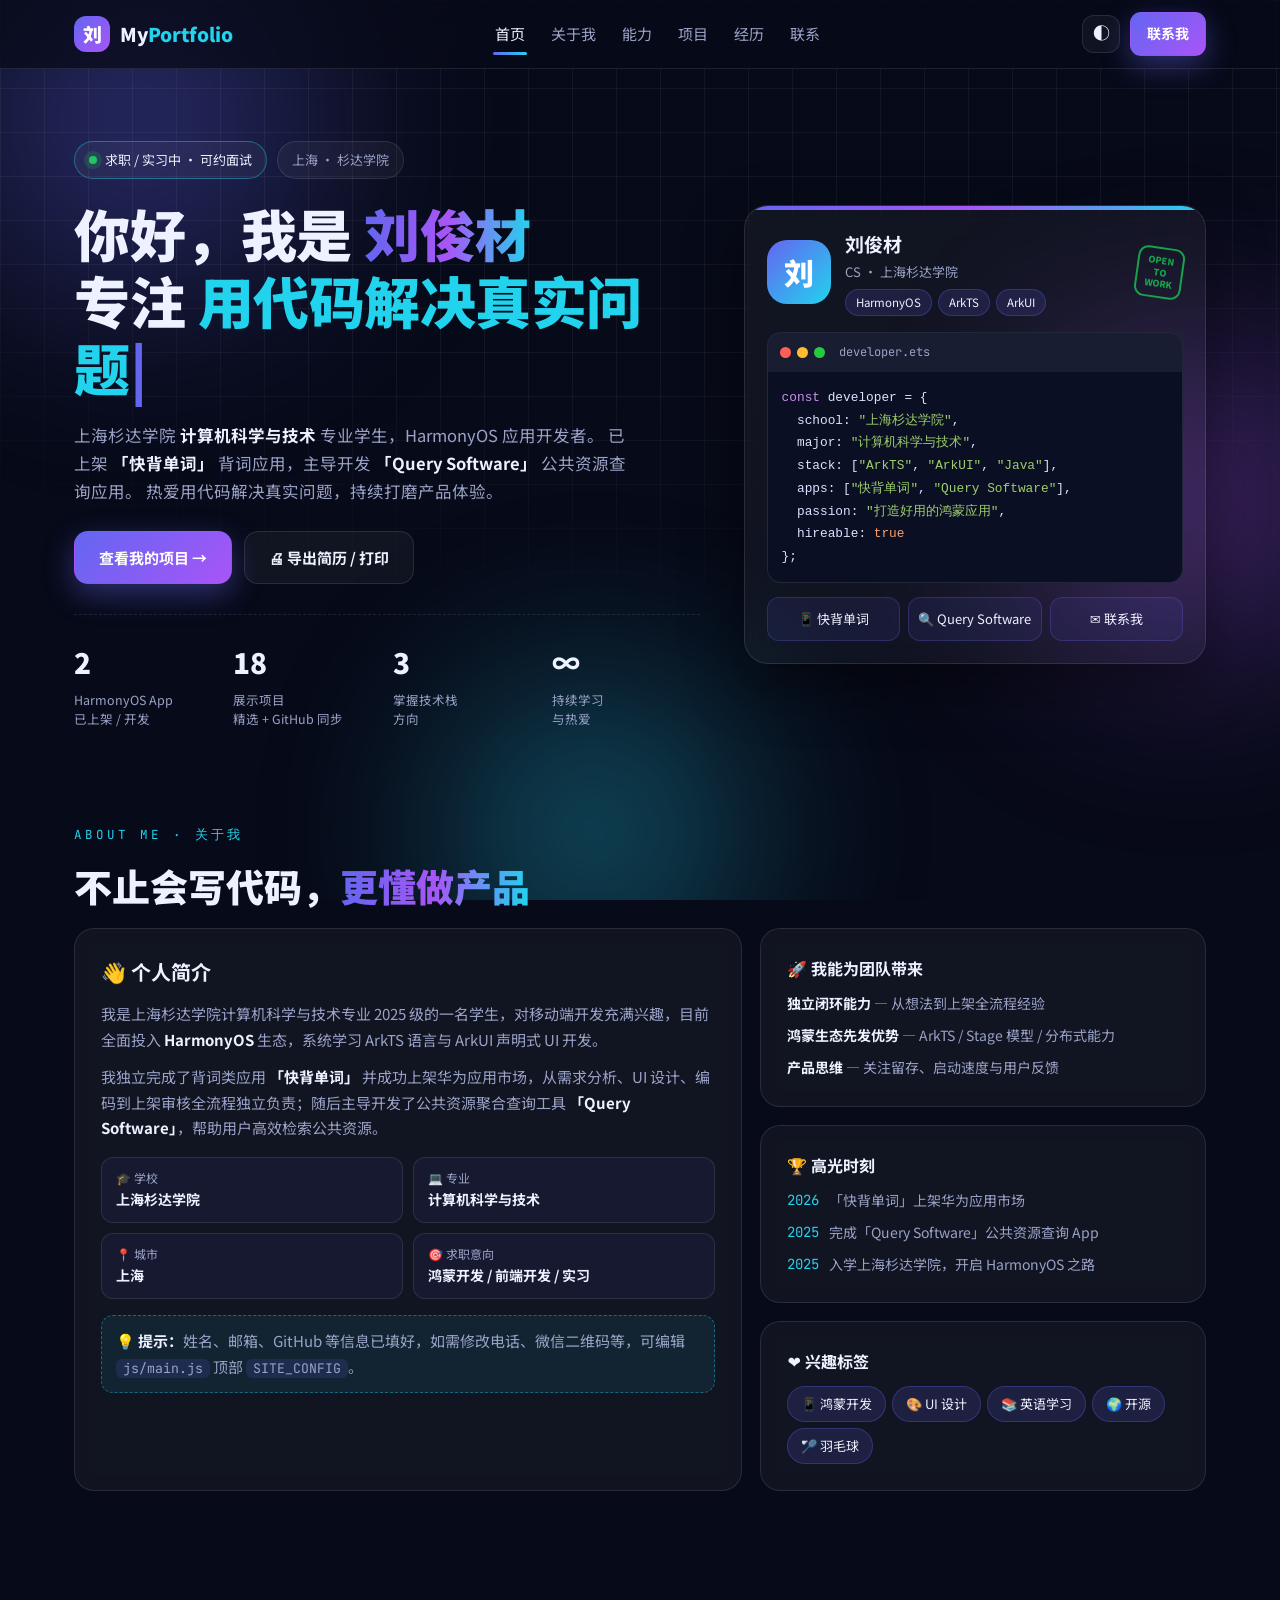
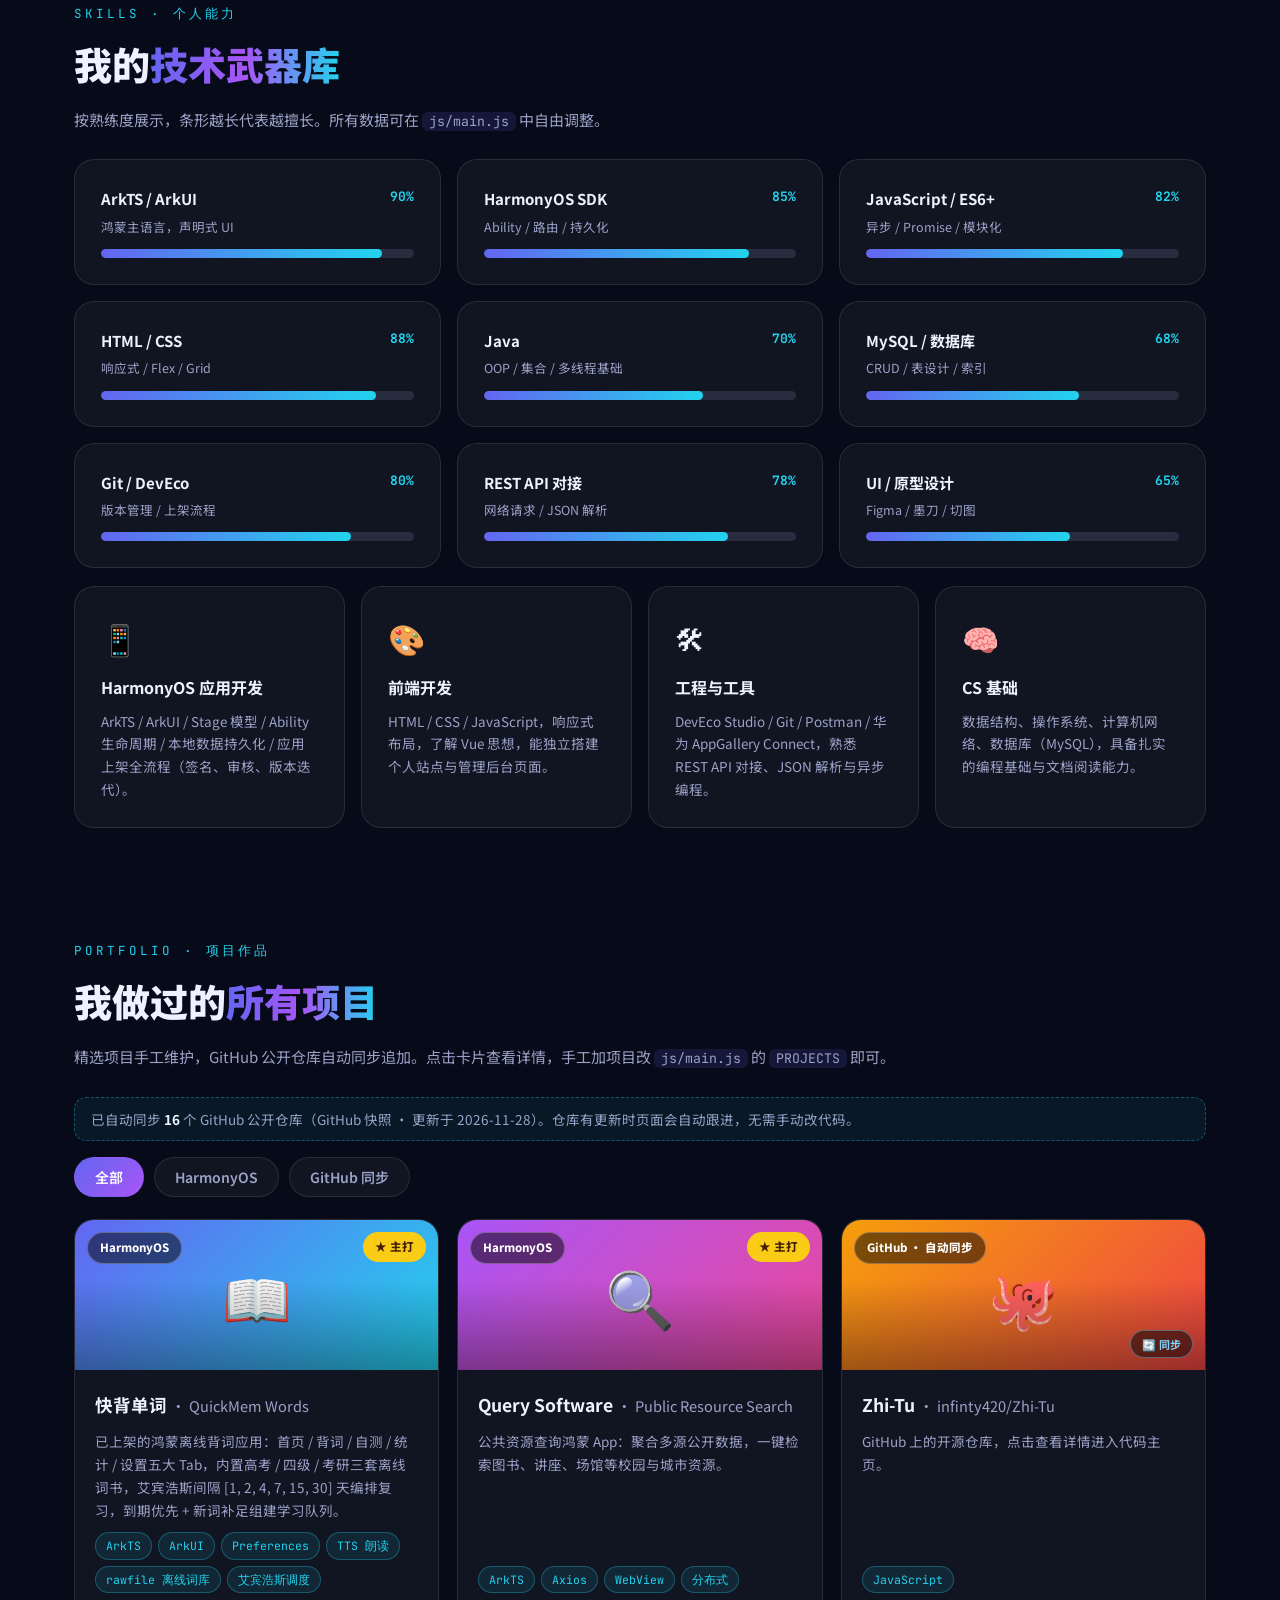
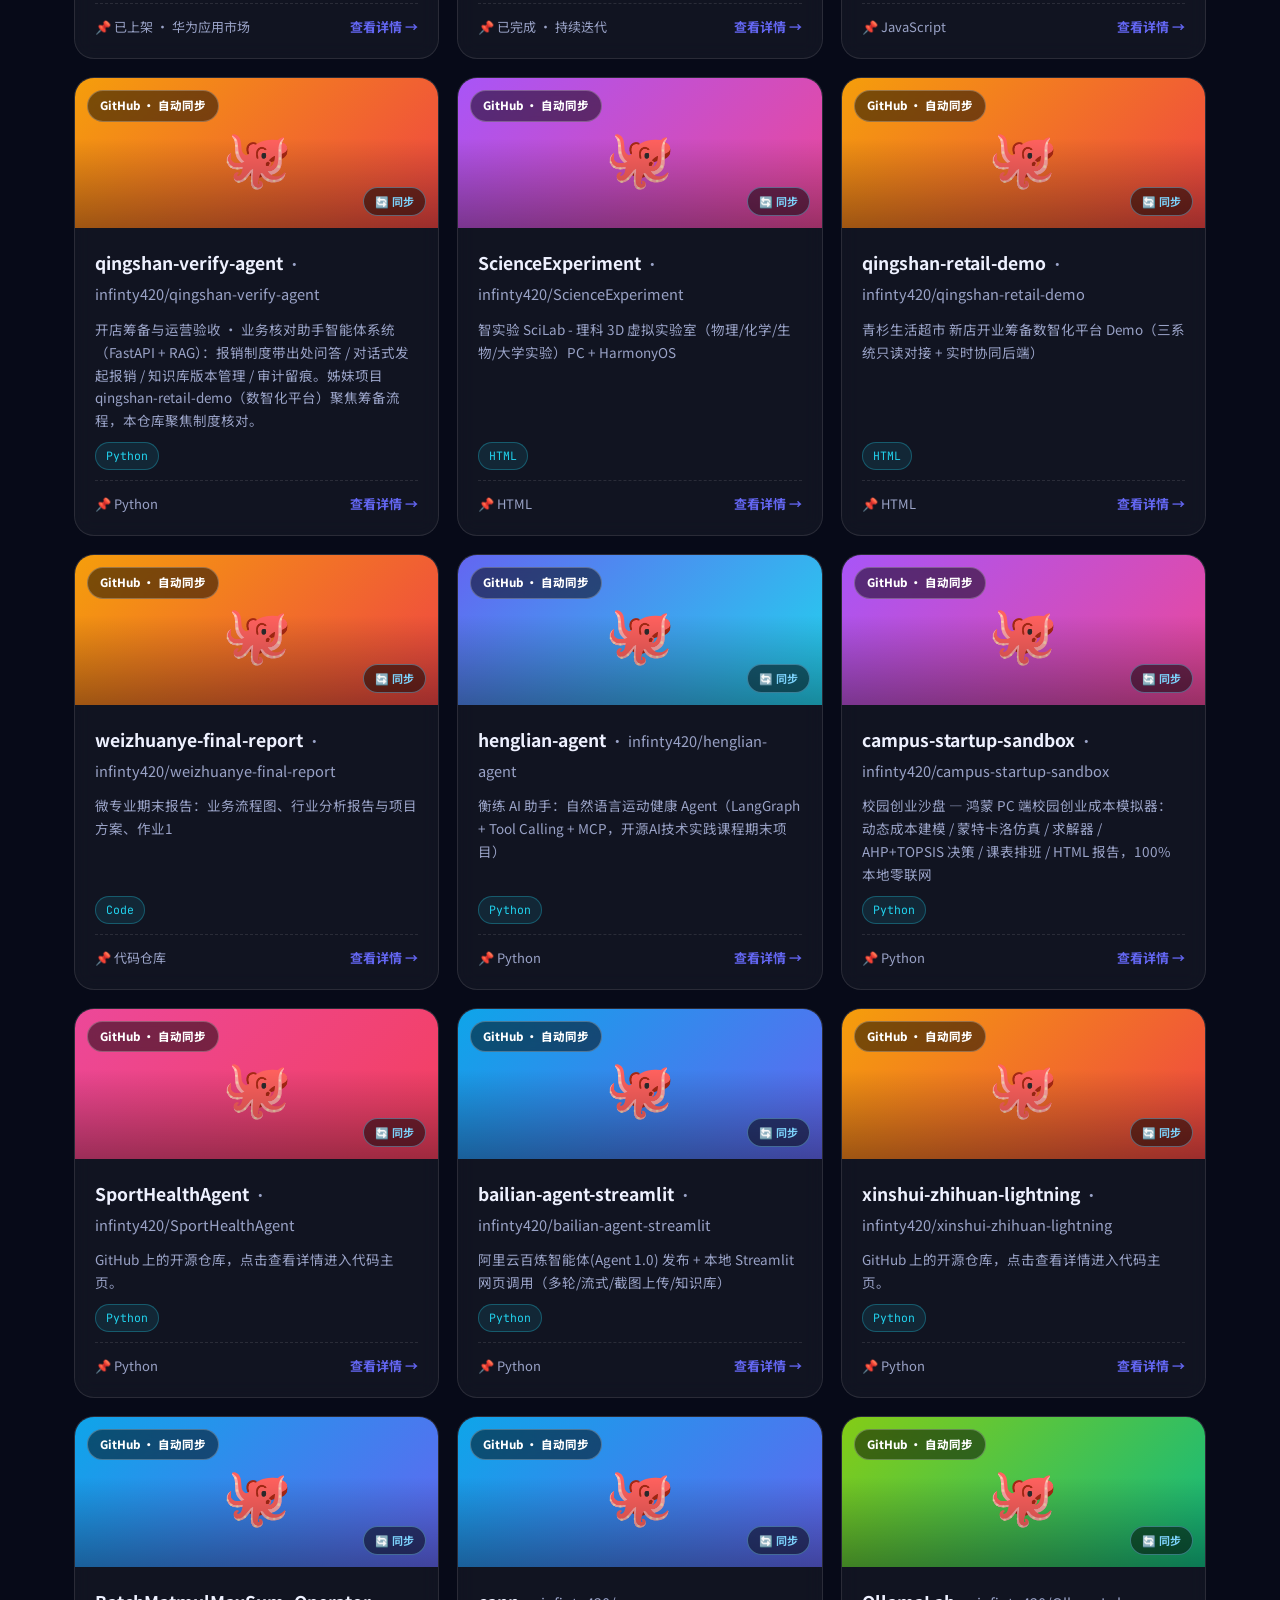
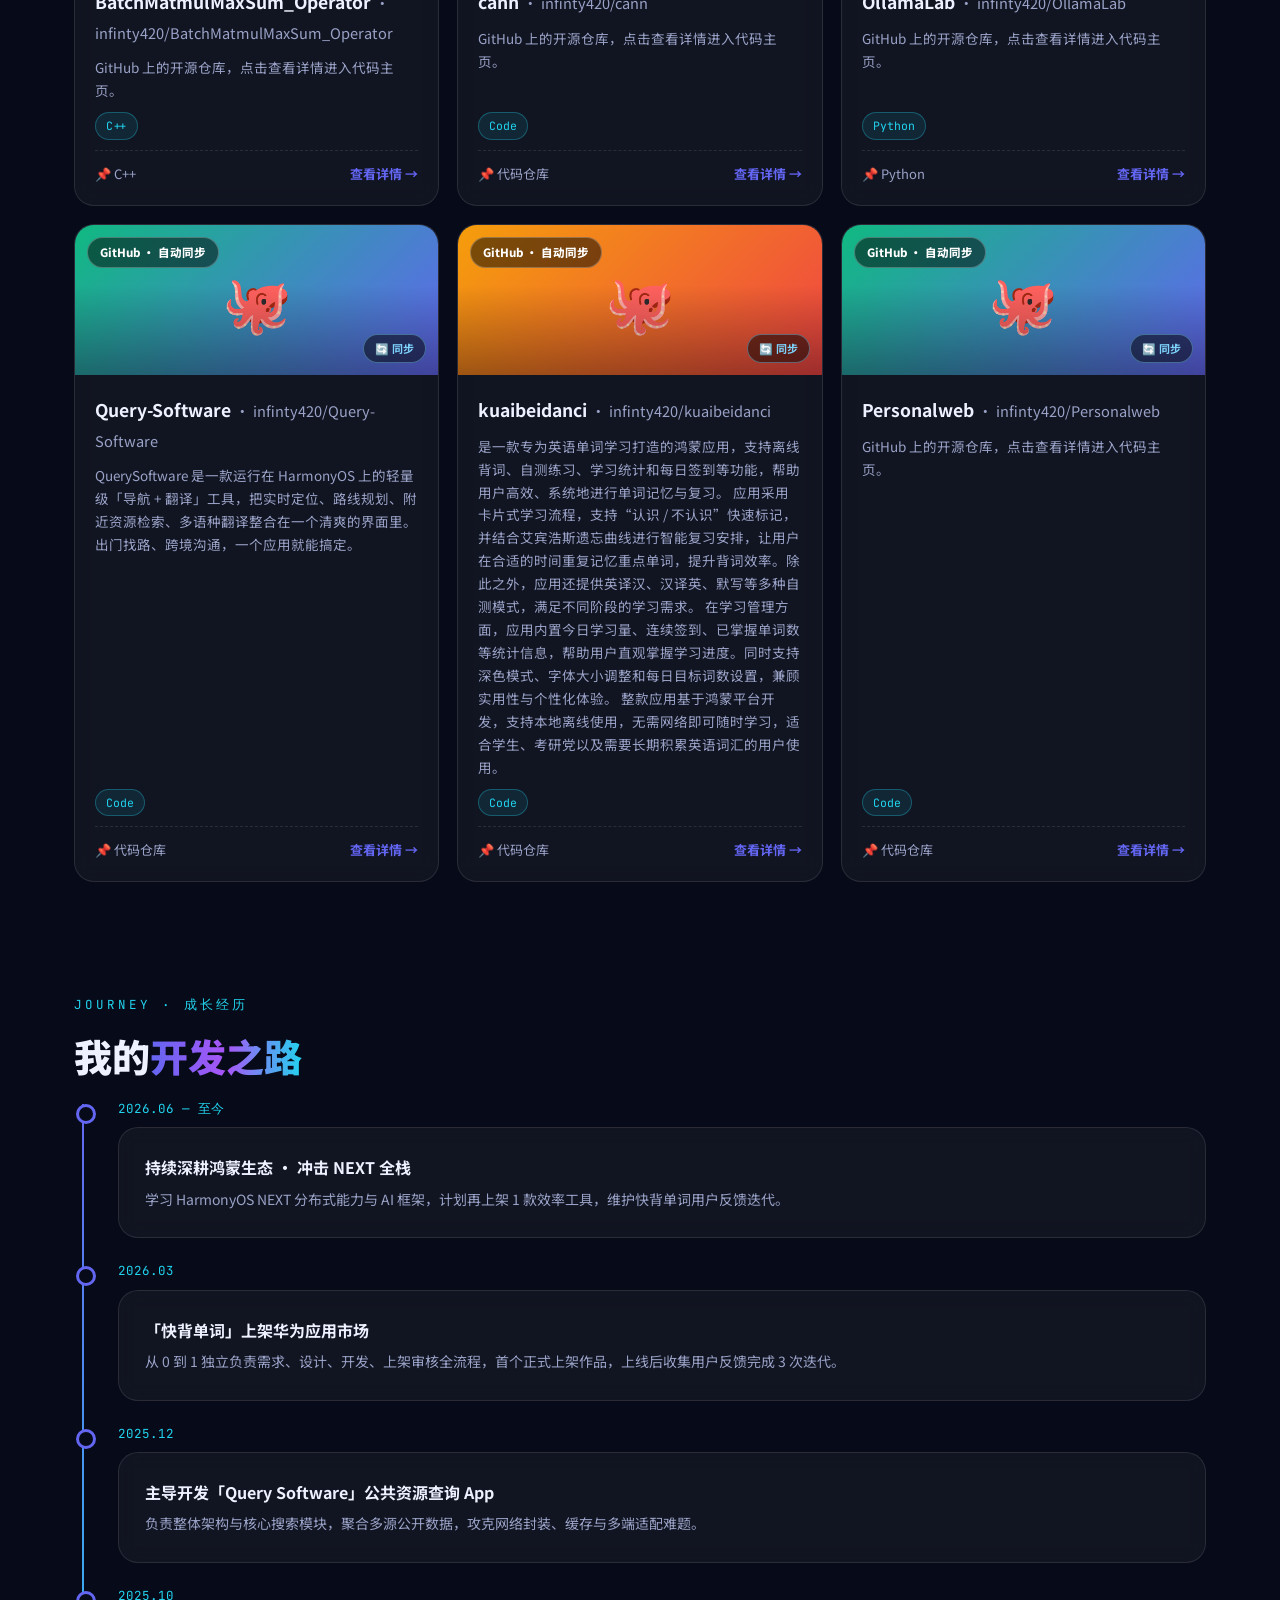
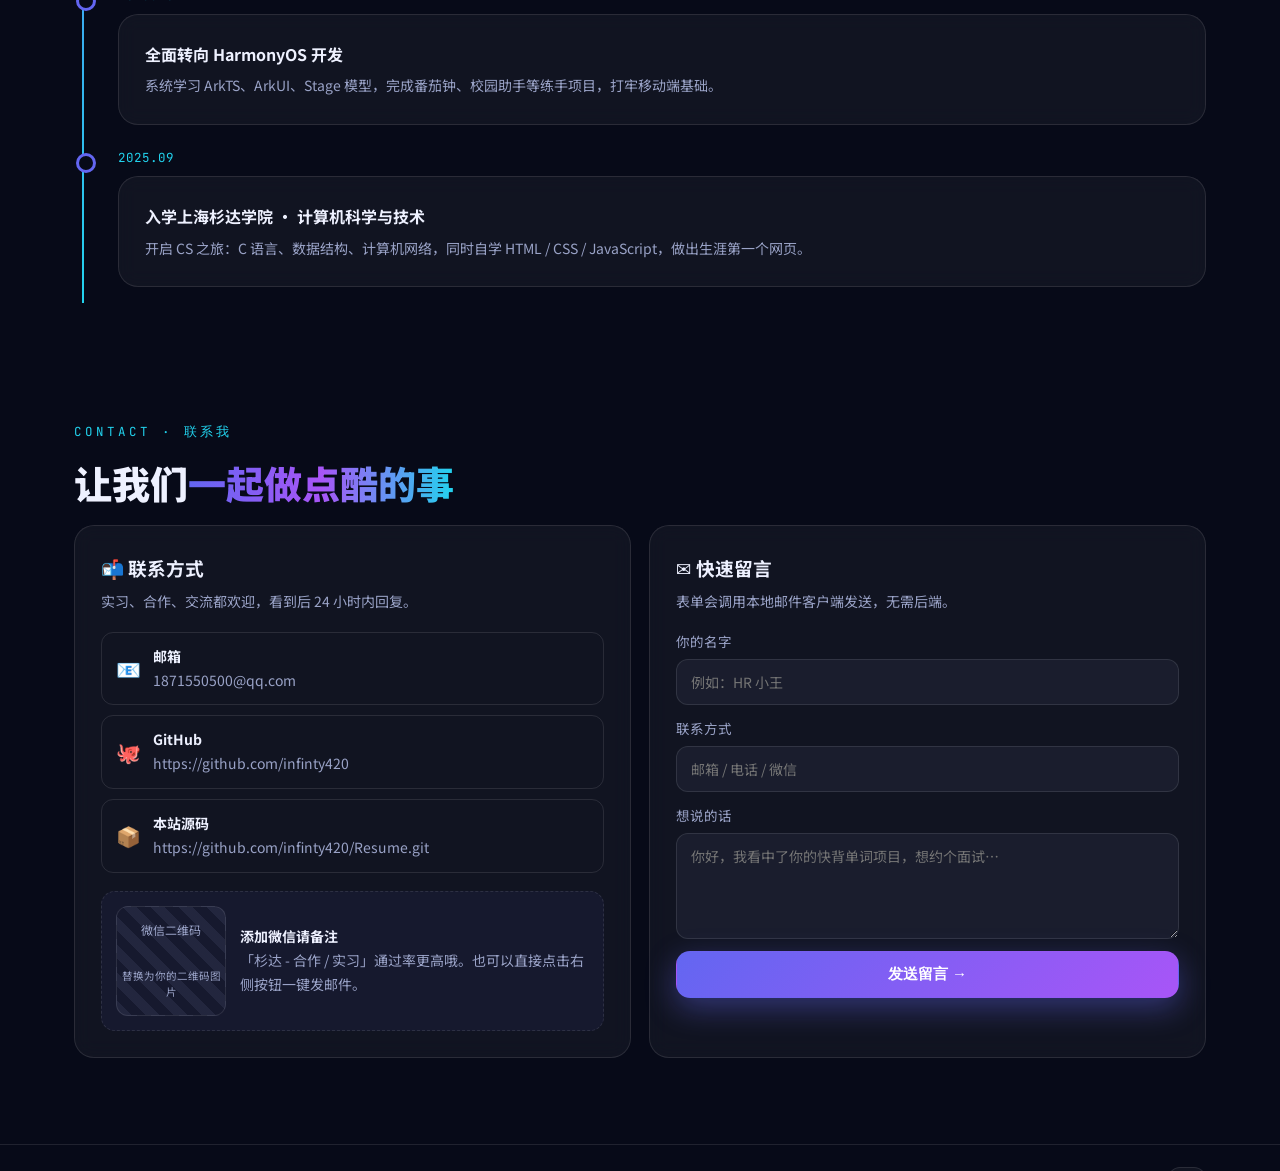
<file: index.html>
<!DOCTYPE html>
<html lang="zh-CN" data-theme="dark">
<head>
<meta charset="UTF-8" />
<meta name="viewport" content="width=device-width, initial-scale=1.0" />
<title>个人展示平台 | 上海杉达学院 · 计算机科学与技术</title>
<meta name="description" content="上海杉达学院计算机科学与技术专业学生个人展示平台：HarmonyOS 应用开发、项目作品集、个人能力。" />
<link rel="preconnect" href="https://fonts.googleapis.com">
<link rel="preconnect" href="https://fonts.gstatic.com" crossorigin>
<link href="https://fonts.googleapis.com/css2?family=Noto+Sans+SC:wght@300;400;500;700;900&family=JetBrains+Mono:wght@400;700&display=swap" rel="stylesheet">
<link rel="stylesheet" href="css/style.css" />
<link rel="icon" href="data:image/svg+xml,<svg xmlns='http://www.w3.org/2000/svg' viewBox='0 0 100 100'><rect width='100' height='100' rx='22' fill='%236366f1'/><text x='50' y='68' font-size='52' text-anchor='middle' fill='white' font-family='sans-serif' font-weight='bold'>刘</text></svg>" />
</head>
<body>

<div class="bg-orbs" aria-hidden="true">
  <div class="orb orb-1"></div>
  <div class="orb orb-2"></div>
  <div class="orb orb-3"></div>
  <div class="grid-overlay"></div>
</div>

<header class="nav" id="topNav">
  <div class="container nav-inner">
    <a class="brand" href="#home">
      <span class="brand-logo">刘</span>
      <span class="brand-text">My<span class="accent">Portfolio</span></span>
    </a>
    <nav class="nav-links" id="navLinks">
      <a href="#home" class="active">首页</a>
      <a href="#about">关于我</a>
      <a href="#skills">能力</a>
      <a href="#projects">项目</a>
      <a href="#journey">经历</a>
      <a href="#contact">联系</a>
    </nav>
    <div class="nav-actions">
      <button class="icon-btn" id="themeBtn" title="切换主题" aria-label="切换主题">◐</button>
      <a class="btn btn-small btn-primary" href="#contact">联系我</a>
      <button class="hamburger" id="hamburger" aria-label="菜单"><span></span><span></span><span></span></button>
    </div>
  </div>
</header>

<main>
<!-- ============ HERO ============ -->
<section class="hero container" id="home">
  <div class="hero-left">
    <div class="badge-row">
      <span class="pill pill-live"><span class="dot"></span>求职 / 实习中 · 可约面试</span>
      <span class="pill">上海 · 杉达学院</span>
    </div>
    <h1 class="hero-title">
      你好，我是 <span class="gradient-text" id="userName">刘俊材</span><br>
      <span class="typing-wrap">专注 <span class="typing" id="typing"></span><span class="caret">|</span></span>
    </h1>
    <p class="hero-desc">
      上海杉达学院 <b>计算机科学与技术</b> 专业学生，HarmonyOS 应用开发者。
      已上架 <b>「快背单词」</b> 背词应用，主导开发 <b>「Query Software」</b> 公共资源查询应用。
      热爱用代码解决真实问题，持续打磨产品体验。
    </p>
    <div class="hero-btns">
      <a href="#projects" class="btn btn-primary">查看我的项目 →</a>
      <a href="#" class="btn btn-ghost" id="printBtn">🖨 导出简历 / 打印</a>
    </div>
    <div class="hero-stats">
      <div class="stat"><strong data-count="2">0</strong><span>HarmonyOS App<br>已上架 / 开发</span></div>
      <div class="stat"><strong id="projCountStat">2</strong><span>展示项目<br>精选 + GitHub 同步</span></div>
      <div class="stat"><strong data-count="3">0</strong><span>掌握技术栈<br>方向</span></div>
      <div class="stat"><strong>∞</strong><span>持续学习<br>与热爱</span></div>
    </div>
  </div>
  <div class="hero-right">
    <div class="profile-card">
      <div class="profile-top">
        <div class="avatar">刘</div>
        <div>
          <h3 id="cardName">刘俊材</h3>
          <p>CS · 上海杉达学院</p>
          <div class="tags"><span>HarmonyOS</span><span>ArkTS</span><span>ArkUI</span></div>
        </div>
        <span class="open-badge">OPEN<br>TO<br>WORK</span>
      </div>
      <div class="code-window">
        <div class="code-bar"><i></i><i></i><i></i><span>developer.ets</span></div>
<pre><code><span class="k">const</span> developer = {
  school: <span class="s">"上海杉达学院"</span>,
  major: <span class="s">"计算机科学与技术"</span>,
  stack: [<span class="s">"ArkTS"</span>, <span class="s">"ArkUI"</span>, <span class="s">"Java"</span>],
  apps: [<span class="s">"快背单词"</span>, <span class="s">"Query Software"</span>],
  passion: <span class="s">"打造好用的鸿蒙应用"</span>,
  hireable: <span class="b">true</span>
};</code></pre>
      </div>
      <div class="profile-links">
        <a href="#projects">📱 快背单词</a>
        <a href="#projects">🔍 Query Software</a>
        <a href="#contact">✉️ 联系我</a>
      </div>
    </div>
  </div>
</section>

<!-- ============ ABOUT ============ -->
<section class="section container" id="about">
  <p class="eyebrow">ABOUT ME · 关于我</p>
  <h2 class="sec-title">不止会写代码，<span class="gradient-text">更懂做产品</span></h2>
  <div class="about-grid">
    <div class="card about-main">
      <h3>👋 个人简介</h3>
      <p>我是上海杉达学院计算机科学与技术专业 2025 级的一名学生，对移动端开发充满兴趣，目前全面投入 <b>HarmonyOS</b> 生态，系统学习 ArkTS 语言与 ArkUI 声明式 UI 开发。</p>
      <p>我独立完成了背词类应用 <b>「快背单词」</b> 并成功上架华为应用市场，从需求分析、UI 设计、编码到上架审核全流程独立负责；随后主导开发了公共资源聚合查询工具 <b>「Query Software」</b>，帮助用户高效检索公共资源。</p>
      <div class="info-list">
        <div><span>🎓 学校</span><b>上海杉达学院</b></div>
        <div><span>💻 专业</span><b>计算机科学与技术</b></div>
        <div><span>📍 城市</span><b>上海</b></div>
        <div><span>🎯 求职意向</span><b>鸿蒙开发 / 前端开发 / 实习</b></div>
      </div>
      <p class="tip">💡 <b>提示：</b>姓名、邮箱、GitHub 等信息已填好，如需修改电话、微信二维码等，可编辑 <code>js/main.js</code> 顶部 <code>SITE_CONFIG</code>。</p>
    </div>
    <div class="about-side">
      <div class="card mini-card">
        <h4>🚀 我能为团队带来</h4>
        <ul>
          <li><b>独立闭环能力</b> — 从想法到上架全流程经验</li>
          <li><b>鸿蒙生态先发优势</b> — ArkTS / Stage 模型 / 分布式能力</li>
          <li><b>产品思维</b> — 关注留存、启动速度与用户反馈</li>
        </ul>
      </div>
      <div class="card mini-card">
        <h4>🏆 高光时刻</h4>
        <ul class="timeline-mini">
          <li><span>2026</span>「快背单词」上架华为应用市场</li>
          <li><span>2025</span> 完成「Query Software」公共资源查询 App</li>
          <li><span>2025</span> 入学上海杉达学院，开启 HarmonyOS 之路</li>
        </ul>
      </div>
      <div class="card mini-card interests">
        <h4>❤️ 兴趣标签</h4>
        <div class="tags big"><span>📱 鸿蒙开发</span><span>🎨 UI 设计</span><span>📚 英语学习</span><span>🌍 开源</span><span>🏸 羽毛球</span></div>
      </div>
    </div>
  </div>
</section>

<!-- ============ SKILLS ============ -->
<section class="section container" id="skills">
  <p class="eyebrow">SKILLS · 个人能力</p>
  <h2 class="sec-title">我的<span class="gradient-text">技术武器库</span></h2>
  <p class="sec-sub">按熟练度展示，条形越长代表越擅长。所有数据可在 <code>js/main.js</code> 中自由调整。</p>
  <div class="skills-grid" id="skillsGrid"></div>
  <div class="ability-grid">
    <div class="card ability"><div class="a-icon">📱</div><h4>HarmonyOS 应用开发</h4><p>ArkTS / ArkUI / Stage 模型 / Ability 生命周期 / 本地数据持久化 / 应用上架全流程（签名、审核、版本迭代）。</p></div>
    <div class="card ability"><div class="a-icon">🎨</div><h4>前端开发</h4><p>HTML / CSS / JavaScript，响应式布局，了解 Vue 思想，能独立搭建个人站点与管理后台页面。</p></div>
    <div class="card ability"><div class="a-icon">🛠</div><h4>工程与工具</h4><p>DevEco Studio / Git / Postman / 华为 AppGallery Connect，熟悉 REST API 对接、JSON 解析与异步编程。</p></div>
    <div class="card ability"><div class="a-icon">🧠</div><h4>CS 基础</h4><p>数据结构、操作系统、计算机网络、数据库（MySQL），具备扎实的编程基础与文档阅读能力。</p></div>
  </div>
</section>

<!-- ============ PROJECTS ============ -->
<section class="section container" id="projects">
  <p class="eyebrow">PORTFOLIO · 项目作品</p>
  <h2 class="sec-title">我做过的<span class="gradient-text">所有项目</span></h2>
  <p class="sec-sub">精选项目手工维护，GitHub 公开仓库自动同步追加。点击卡片查看详情，手工加项目改 <code>js/main.js</code> 的 <code>PROJECTS</code> 即可。</p>
  <div class="sync-note" id="syncNote">正在同步 GitHub 仓库…</div>
  <div class="filter-row" id="filterRow">
    <button class="filter active" data-filter="all">全部</button>
    <button class="filter" data-filter="harmonyos">HarmonyOS</button>
    <button class="filter" data-filter="github">GitHub 同步</button>
  </div>
  <div class="projects-grid" id="projectsGrid"></div>
</section>

<!-- ============ JOURNEY ============ -->
<section class="section container" id="journey">
  <p class="eyebrow">JOURNEY · 成长经历</p>
  <h2 class="sec-title">我的<span class="gradient-text">开发之路</span></h2>
  <div class="timeline" id="timeline"></div>
</section>

<!-- ============ CONTACT ============ -->
<section class="section container" id="contact">
  <p class="eyebrow">CONTACT · 联系我</p>
  <h2 class="sec-title">让我们<span class="gradient-text">一起做点酷的事</span></h2>
  <div class="contact-grid">
    <div class="card contact-card">
      <h3>📬 联系方式</h3>
      <p class="muted">实习、合作、交流都欢迎，看到后 24 小时内回复。</p>
      <div class="contact-items" id="contactItems"></div>
      <div class="qr-row">
        <div class="qr-placeholder">微信二维码<br><small>替换为你的二维码图片</small></div>
        <div>
          <b>添加微信请备注</b>
          <p class="muted">「杉达 - 合作 / 实习」通过率更高哦。也可以直接点击右侧按钮一键发邮件。</p>
        </div>
      </div>
    </div>
    <div class="card contact-card">
      <h3>✉️ 快速留言</h3>
      <p class="muted">表单会调用本地邮件客户端发送，无需后端。</p>
      <form id="msgForm">
        <label>你的名字<input required name="name" placeholder="例如：HR 小王" /></label>
        <label>联系方式<input required name="contact" placeholder="邮箱 / 电话 / 微信" /></label>
        <label>想说的话<textarea required name="msg" rows="4" placeholder="你好，我看中了你的快背单词项目，想约个面试…"></textarea></label>
        <button class="btn btn-primary" type="submit">发送留言 →</button>
      </form>
    </div>
  </div>
</section>
</main>

<footer class="footer">
  <div class="container footer-inner">
    <p>© <span id="year"></span> <span id="footName">刘俊材</span> · 上海杉达学院 · 用 ❤️ 与 ArkTS 构建</p>
    <button class="icon-btn" id="backTop" title="回到顶部">↑</button>
  </div>
</footer>

<!-- 项目详情弹窗 -->
<div class="modal-mask" id="modalMask">
  <div class="modal" role="dialog" aria-modal="true">
    <button class="modal-close" id="modalClose">✕</button>
    <div id="modalBody"></div>
  </div>
</div>

<script src="js/main.js"></script>
</body>
</html>
</file>
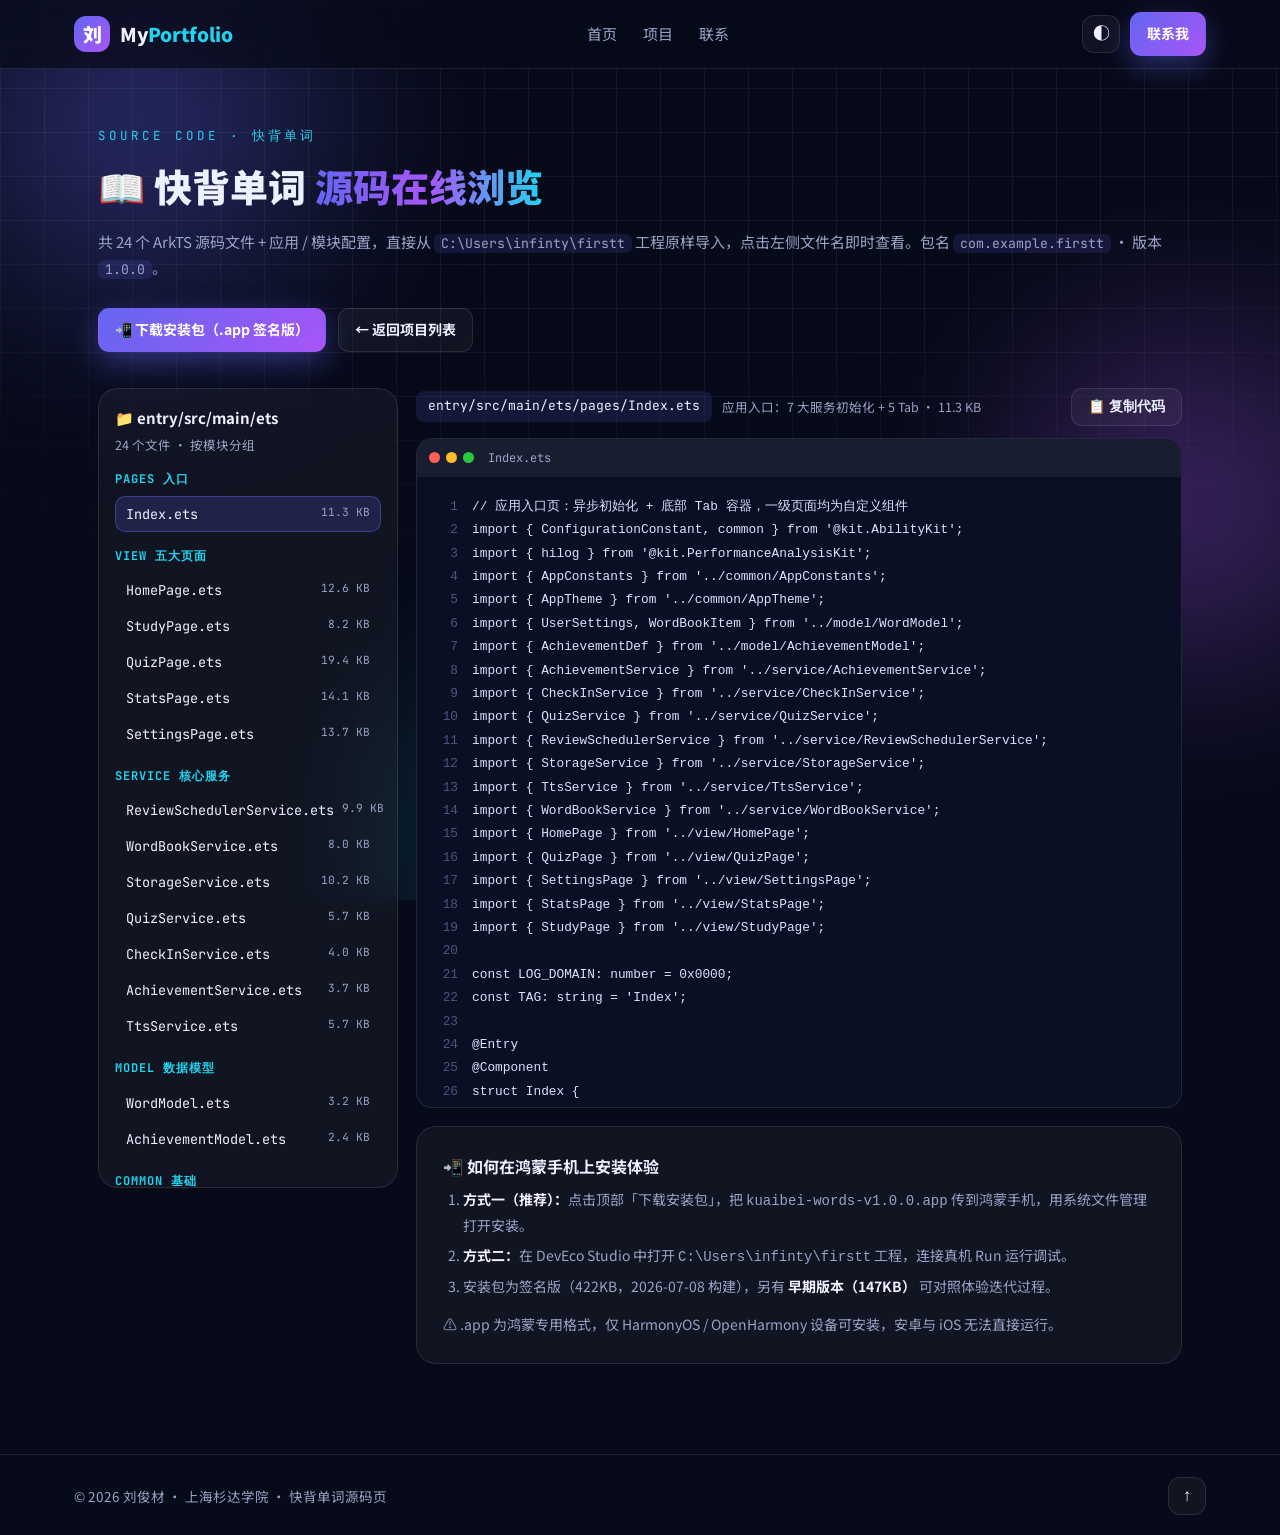
<file: projects/kuaibei/index.html>
<!DOCTYPE html>
<html lang="zh-CN" data-theme="dark">
<head>
<meta charset="UTF-8" />
<meta name="viewport" content="width=device-width, initial-scale=1.0" />
<title>快背单词 · 源码浏览 | 刘俊材的作品集</title>
<meta name="description" content="快背单词 HarmonyOS 应用源码在线浏览：Index 入口、艾宾浩斯调度、词书服务、持久化服务等 24 个 ArkTS 文件。" />
<link rel="preconnect" href="https://fonts.googleapis.com">
<link rel="preconnect" href="https://fonts.gstatic.com" crossorigin>
<link href="https://fonts.googleapis.com/css2?family=Noto+Sans+SC:wght@300;400;500;700;900&family=JetBrains+Mono:wght@400;700&display=swap" rel="stylesheet">
<link rel="stylesheet" href="../../css/style.css" />
<style>
.src-layout{display:grid;grid-template-columns:300px 1fr;gap:18px;align-items:start;padding:28px 24px 60px}
.file-tree{position:sticky;top:calc(var(--nav-h) + 16px);max-height:calc(100vh - var(--nav-h) - 32px);overflow:auto;padding:16px}
.file-tree h3{font-size:15px;margin-bottom:4px}
.file-tree .muted{font-size:12.5px;margin-bottom:12px;display:block}
.file-group{font-size:12px;font-weight:700;color:var(--accent);font-family:"JetBrains Mono",monospace;margin:14px 0 6px;letter-spacing:1px}
.file-item{display:flex;justify-content:space-between;gap:8px;width:100%;text-align:left;font-size:13.5px;padding:8px 10px;border-radius:10px;border:1px solid transparent;background:transparent;color:var(--text);cursor:pointer;font-family:"JetBrains Mono",monospace;transition:.15s}
.file-item small{color:var(--muted);flex-shrink:0}
.file-item:hover{background:rgba(99,102,241,.1)}
.file-item.active{background:rgba(99,102,241,.18);border-color:rgba(99,102,241,.45)}
.viewer{min-width:0}
.viewer-head{display:flex;align-items:center;gap:10px;flex-wrap:wrap;margin-bottom:12px}
.viewer-head code{font-family:"JetBrains Mono",monospace;font-size:13px;background:rgba(99,102,241,.15);padding:4px 12px;border-radius:8px}
.viewer-head .muted{font-size:12.5px}
.viewer-actions{margin-left:auto;display:flex;gap:8px}
.code-view{border:1px solid var(--card-border);border-radius:16px;overflow:hidden;background:#0a0f24}
.code-view .code-bar{position:sticky;top:0}
.code-view pre{padding:18px;font-size:12.8px;line-height:1.75;overflow:auto;max-height:70vh;font-family:"JetBrains Mono",monospace;color:#dbe2ff;margin:0}
.code-view .ln{color:#4c5680;user-select:none;display:inline-block;width:3ch;margin-right:14px;text-align:right}
.code-view .c{color:#5b647e;font-style:italic}
.install-card{margin-top:18px}
.install-card ol{margin:8px 0 14px 20px;font-size:14px;color:var(--muted);display:flex;flex-direction:column;gap:6px}
.install-card ol b{color:var(--text)}
@media(max-width:900px){.src-layout{grid-template-columns:1fr}.file-tree{position:static;max-height:none}}
</style>
</head>
<body>
<div class="bg-orbs" aria-hidden="true"><div class="orb orb-1"></div><div class="orb orb-2"></div><div class="orb orb-3"></div><div class="grid-overlay"></div></div>
<header class="nav">
  <div class="container nav-inner">
    <a class="brand" href="../../index.html"><span class="brand-logo">刘</span><span class="brand-text">My<span class="accent">Portfolio</span></span></a>
    <nav class="nav-links" id="navLinks">
      <a href="../../index.html#home">首页</a>
      <a href="../../index.html#projects">项目</a>
      <a href="../../index.html#contact">联系</a>
    </nav>
    <div class="nav-actions">
      <button class="icon-btn" id="themeBtn" title="切换主题">◐</button>
      <a class="btn btn-small btn-primary" href="../../index.html#contact">联系我</a>
      <button class="hamburger" id="hamburger" aria-label="菜单"><span></span><span></span><span></span></button>
    </div>
  </div>
</header>
<main class="container">
  <section class="section" style="padding-bottom:0">
    <p class="eyebrow">SOURCE CODE · 快背单词</p>
    <h2 class="sec-title">📖 快背单词 <span class="gradient-text">源码在线浏览</span></h2>
    <p class="sec-sub">共 24 个 ArkTS 源码文件 + 应用 / 模块配置，直接从 <code>C:\Users\infinty\firstt</code> 工程原样导入，点击左侧文件名即时查看。包名 <code>com.example.firstt</code> · 版本 <code>1.0.0</code>。</p>
    <div class="hero-btns" style="margin-bottom:8px">
      <a class="btn btn-primary btn-small" id="dlApp" href="../../downloads/kuaibei-words-v1.0.0.app" download>📲 下载安装包（.app 签名版）</a>
      <a class="btn btn-ghost btn-small" href="../../index.html#projects">← 返回项目列表</a>
    </div>
  </section>
  <div class="src-layout">
    <aside class="card file-tree">
      <h3>📁 entry/src/main/ets</h3>
      <span class="muted">24 个文件 · 按模块分组</span>
      <div id="fileTree"></div>
    </aside>
    <section class="viewer">
      <div class="viewer-head">
        <code id="curPath">—</code>
        <span class="muted" id="curMeta"></span>
        <div class="viewer-actions">
          <button class="btn btn-ghost btn-small" id="copyBtn">📋 复制代码</button>
        </div>
      </div>
      <div class="code-view">
        <div class="code-bar"><i></i><i></i><i></i><span id="curName">source.ets</span></div>
        <pre id="codePre"><code id="codeBody">加载中…</code></pre>
      </div>
      <div class="card install-card">
        <h4>📲 如何在鸿蒙手机上安装体验</h4>
        <ol>
          <li><b>方式一（推荐）：</b>点击顶部「下载安装包」，把 <code>kuaibei-words-v1.0.0.app</code> 传到鸿蒙手机，用系统文件管理打开安装。</li>
          <li><b>方式二：</b>在 DevEco Studio 中打开 <code>C:\Users\infinty\firstt</code> 工程，连接真机 Run 运行调试。</li>
          <li>安装包为签名版（422KB，2026-07-08 构建），另有 <a href="../../downloads/kuaibei-words-v1.0.0-early.app" download><b>早期版本（147KB）</b></a> 可对照体验迭代过程。</li>
        </ol>
        <p class="muted">⚠️ .app 为鸿蒙专用格式，仅 HarmonyOS / OpenHarmony 设备可安装，安卓与 iOS 无法直接运行。</p>
      </div>
    </section>
  </div>
</main>
<footer class="footer">
  <div class="container footer-inner">
    <p>© <span id="year"></span> 刘俊材 · 上海杉达学院 · 快背单词源码页</p>
    <button class="icon-btn" id="backTop" title="回到顶部">↑</button>
  </div>
</footer>
<script src="files.js"></script>
<script>
const FILES = [
  { group: "PAGES 入口", items: [
    { path: "src/ets/pages/Index.ets", desc: "应用入口：7 大服务初始化 + 5 Tab", size: "11.3 KB" },
  ]},
  { group: "VIEW 五大页面", items: [
    { path: "src/ets/view/HomePage.ets", desc: "首页：指标 / 任务 / 每日一词 / 签到", size: "12.6 KB" },
    { path: "src/ets/view/StudyPage.ets", desc: "背词页：到期优先学习队列", size: "8.2 KB" },
    { path: "src/ets/view/QuizPage.ets", desc: "自测页：四选一 5/10/20 题", size: "19.4 KB" },
    { path: "src/ets/view/StatsPage.ets", desc: "统计页：7 天趋势 / 正确率 / 遗忘词", size: "14.1 KB" },
    { path: "src/ets/view/SettingsPage.ets", desc: "设置页：换肤 / 字号 / 日目标 / 重置", size: "13.7 KB" },
  ]},
  { group: "SERVICE 核心服务", items: [
    { path: "src/ets/service/ReviewSchedulerService.ets", desc: "艾宾浩斯调度核心 [1,2,4,7,15,30]", size: "9.9 KB" },
    { path: "src/ets/service/WordBookService.ets", desc: "词书加载 + TXT/JSON 导入解析", size: "8.0 KB" },
    { path: "src/ets/service/StorageService.ets", desc: "Preferences 持久化 7 类数据", size: "10.2 KB" },
    { path: "src/ets/service/QuizService.ets", desc: "自测出题与判分", size: "5.7 KB" },
    { path: "src/ets/service/CheckInService.ets", desc: "签到打卡与连续天数", size: "4.0 KB" },
    { path: "src/ets/service/AchievementService.ets", desc: "成就解锁判定", size: "3.7 KB" },
    { path: "src/ets/service/TtsService.ets", desc: "单词 TTS 朗读", size: "5.7 KB" },
  ]},
  { group: "MODEL 数据模型", items: [
    { path: "src/ets/model/WordModel.ets", desc: "单词 / 词书 / 进度 / 复习记录", size: "3.2 KB" },
    { path: "src/ets/model/AchievementModel.ets", desc: "成就定义", size: "2.4 KB" },
  ]},
  { group: "COMMON 基础", items: [
    { path: "src/ets/common/AppConstants.ets", desc: "间隔 / 键名 / 内置词书清单", size: "1.6 KB" },
    { path: "src/ets/common/AppTheme.ets", desc: "主题色与卡片阴影", size: "2.0 KB" },
    { path: "src/ets/common/DateUtils.ets", desc: "日期键 / 差值 / 近 7 天", size: "3.5 KB" },
  ]},
  { group: "WIDGET 组件", items: [
    { path: "src/ets/widget/WordCard.ets", desc: "单词卡片", size: "3.0 KB" },
    { path: "src/ets/widget/StatCard.ets", desc: "统计卡片", size: "3.1 KB" },
    { path: "src/ets/widget/BookItemCard.ets", desc: "词书条目卡片", size: "2.3 KB" },
    { path: "src/ets/widget/CheckInButton.ets", desc: "签到按钮", size: "0.7 KB" },
  ]},
  { group: "ABILITY 能力", items: [
    { path: "src/ets/entryability/EntryAbility.ets", desc: "主 Ability 生命周期", size: "1.7 KB" },
    { path: "src/ets/entrybackupability/EntryBackupAbility.ets", desc: "云备份 Ability", size: "0.5 KB" },
  ]},
  { group: "CONFIG 配置", items: [
    { path: "src/app.json5", desc: "应用包名 com.example.firstt v1.0.0", size: "0.2 KB" },
    { path: "src/module.json5", desc: "entry 模块：Ability 与页面路由", size: "1.1 KB" },
    { path: "src/build-profile.json5", desc: "构建签名配置", size: "1.3 KB" },
    { path: "src/entry-string.json", desc: "应用名：快背单词", size: "0.2 KB" },
  ]},
];
const tree = document.getElementById("fileTree");
const pre = document.getElementById("codePre");
const body = document.getElementById("codeBody");
const curPath = document.getElementById("curPath");
const curMeta = document.getElementById("curMeta");
const curName = document.getElementById("curName");
function esc(s){return s.replace(/&/g,"&amp;").replace(/</g,"&lt;").replace(/>/g,"&gt;");}
function renderCode(text){
  const lines = esc(text).split("\n");
  body.innerHTML = lines.map((l,i)=>`<span class="ln">${i+1}</span>${l||" "}`).join("\n");
}
function loadFile(item, btn){
  document.querySelectorAll(".file-item").forEach(b=>b.classList.remove("active"));
  if(btn) btn.classList.add("active");
  curPath.textContent = "entry/src/main/ets/" + item.path.replace(/^src\/ets\//,"").replace(/^src\//,"");
  curMeta.textContent = item.desc + " · " + item.size;
  curName.textContent = item.path.split("/").pop();
  body.textContent = "加载中…"; pre.scrollTop = 0;
  // 首选内嵌源码（file:// 双击也能看），缺失时回退到 fetch
  const embedded = (window.SRC_FILES && window.SRC_FILES[item.path]) || null;
  if(embedded != null){ renderCode(embedded); return; }
  fetch(item.path).then(res=>{
    if(!res.ok) throw new Error("HTTP "+res.status);
    return res.text();
  }).then(renderCode).catch(e=>{ body.textContent = "加载失败：" + e.message + "（请用 http 服务方式打开本站，如 python -m http.server，直接双击 file:// 下 fetch 会被浏览器拦截）"; });
}
FILES.forEach(g=>{
  const h=document.createElement("div");h.className="file-group";h.textContent=g.group;tree.appendChild(h);
  g.items.forEach(item=>{
    const b=document.createElement("button");b.className="file-item";
    b.innerHTML=`<span>${item.path.split("/").pop()}</span><small>${item.size}</small>`;
    b.title=item.desc;b.addEventListener("click",()=>loadFile(item,b));tree.appendChild(b);
  });
});
document.getElementById("copyBtn").addEventListener("click",async()=>{
  try{await navigator.clipboard.writeText(body.innerText);alert("已复制当前文件代码");}catch(e){alert("复制失败："+e.message);}
});
document.getElementById("themeBtn").addEventListener("click",()=>{
  const h=document.documentElement;h.dataset.theme=h.dataset.theme==="dark"?"light":"dark";
});
document.getElementById("hamburger").addEventListener("click",()=>document.getElementById("navLinks").classList.toggle("open"));
document.getElementById("year").textContent=new Date().getFullYear();
document.getElementById("backTop").addEventListener("click",()=>scrollTo({top:0,behavior:"smooth"}));
const firstBtn=document.querySelector(".file-item");
loadFile(FILES[0].items[0],firstBtn);
</script>
</body>
</html>
</file>
<file: css/style.css>
:root{
  --bg:#070a18; --bg2:#0b1026; --card:rgba(255,255,255,.045); --card-border:rgba(255,255,255,.1);
  --text:#eef1ff; --muted:#9aa3c7; --primary:#6366f1; --primary2:#a855f7; --accent:#22d3ee;
  --shadow:0 20px 60px rgba(0,0,0,.45); --radius:20px; --nav-h:68px;
}
[data-theme="light"]{
  --bg:#f4f6ff; --bg2:#ffffff; --card:rgba(255,255,255,.9); --card-border:rgba(15,23,42,.1);
  --text:#0f172a; --muted:#5b647e; --shadow:0 18px 50px rgba(99,102,241,.15);
}
*{box-sizing:border-box;margin:0;padding:0}
html{scroll-behavior:smooth}
body{background:var(--bg);color:var(--text);font-family:"Noto Sans SC",system-ui,sans-serif;line-height:1.7;overflow-x:hidden;transition:background .3s,color .3s}
.container{max-width:1180px;margin:0 auto;padding:0 24px}
a{color:inherit;text-decoration:none}
/* background */
.bg-orbs{position:fixed;inset:0;z-index:-1;overflow:hidden}
.orb{position:absolute;border-radius:50%;filter:blur(90px);opacity:.5;animation:float 12s ease-in-out infinite alternate}
.orb-1{width:520px;height:520px;background:radial-gradient(circle,#6366f1,transparent 70%);top:-140px;left:-120px}
.orb-2{width:460px;height:460px;background:radial-gradient(circle,#a855f7,transparent 70%);top:30%;right:-140px;animation-delay:2s}
.orb-3{width:420px;height:420px;background:radial-gradient(circle,#22d3ee,transparent 70%);bottom:-140px;left:30%;animation-delay:4s}
@keyframes float{to{transform:translate(40px,40px) scale(1.08)}}
.grid-overlay{position:absolute;inset:0;background-image:linear-gradient(rgba(255,255,255,.05) 1px,transparent 1px),linear-gradient(90deg,rgba(255,255,255,.05) 1px,transparent 1px);background-size:44px 44px;mask-image:radial-gradient(ellipse 90% 70% at 50% 0%,#000 60%,transparent 100%)}
[data-theme="light"] .grid-overlay{background-image:linear-gradient(rgba(15,23,42,.06) 1px,transparent 1px),linear-gradient(90deg,rgba(15,23,42,.06) 1px,transparent 1px)}
/* nav */
.nav{position:sticky;top:0;z-index:50;backdrop-filter:blur(16px);background:color-mix(in srgb,var(--bg) 72%,transparent);border-bottom:1px solid var(--card-border)}
.nav-inner{display:flex;align-items:center;justify-content:space-between;height:var(--nav-h)}
.brand{display:flex;align-items:center;gap:10px;font-weight:900;font-size:19px}
.brand-logo{width:36px;height:36px;border-radius:12px;background:linear-gradient(135deg,var(--primary),var(--primary2));display:grid;place-items:center;color:#fff;font-weight:900}
.accent{color:var(--accent)}
.nav-links{display:flex;gap:22px;font-size:15px;color:var(--muted)}
.nav-links a{position:relative;padding:6px 2px;transition:.2s}
.nav-links a:hover,.nav-links a.active{color:var(--text)}
.nav-links a.active::after{content:"";position:absolute;left:0;right:0;bottom:-2px;height:3px;border-radius:99px;background:linear-gradient(90deg,var(--primary),var(--accent))}
.nav-actions{display:flex;align-items:center;gap:10px}
.icon-btn{width:38px;height:38px;border-radius:12px;border:1px solid var(--card-border);background:var(--card);color:var(--text);cursor:pointer;font-size:17px}
.hamburger{display:none;flex-direction:column;gap:5px;background:none;border:none;cursor:pointer;padding:8px}
.hamburger span{width:22px;height:2px;background:var(--text);border-radius:2px}
/* buttons */
.btn{display:inline-flex;align-items:center;justify-content:center;gap:8px;padding:13px 24px;border-radius:14px;font-weight:700;font-size:15px;border:1px solid transparent;cursor:pointer;transition:.22s}
.btn-primary{background:linear-gradient(135deg,var(--primary),var(--primary2));color:#fff;box-shadow:0 10px 30px rgba(99,102,241,.4)}
.btn-primary:hover{transform:translateY(-2px);box-shadow:0 16px 40px rgba(99,102,241,.5)}
.btn-ghost{border-color:var(--card-border);background:var(--card);color:var(--text)}
.btn-ghost:hover{border-color:var(--primary)}
.btn-small{padding:9px 16px;font-size:14px;border-radius:11px}
/* hero */
.hero{display:grid;grid-template-columns:1.15fr .85fr;gap:44px;padding:72px 24px 40px;align-items:center}
.pill{display:inline-flex;align-items:center;gap:8px;padding:7px 14px;border-radius:99px;font-size:13px;border:1px solid var(--card-border);background:var(--card);color:var(--muted)}
.pill-live{color:var(--text);border-color:rgba(34,211,238,.4)}
.dot{width:8px;height:8px;border-radius:50%;background:#22c55e;box-shadow:0 0 0 5px rgba(34,197,94,.18);animation:blink 1.6s infinite}
@keyframes blink{50%{opacity:.5}}
.badge-row{display:flex;gap:10px;flex-wrap:wrap;margin-bottom:20px}
.hero-title{font-size:clamp(32px,5vw,56px);line-height:1.2;font-weight:900;letter-spacing:-.5px}
.gradient-text{background:linear-gradient(90deg,var(--primary),var(--primary2),var(--accent));-webkit-background-clip:text;background-clip:text;color:transparent}
.typing-wrap{display:inline-block;min-height:1.4em}
.typing{color:var(--accent)}
.caret{animation:blink 1s infinite;color:var(--primary)}
.hero-desc{margin:20px 0 26px;color:var(--muted);font-size:16.5px;max-width:560px}
.hero-desc b{color:var(--text)}
.hero-btns{display:flex;gap:12px;flex-wrap:wrap}
.hero-stats{display:grid;grid-template-columns:repeat(4,1fr);gap:12px;margin-top:30px;padding-top:24px;border-top:1px dashed var(--card-border)}
.stat strong{display:block;font-size:28px;font-weight:900}
.stat span{font-size:12.5px;color:var(--muted);line-height:1.5;display:block;margin-top:4px}
/* profile card */
.profile-card{background:var(--card);border:1px solid var(--card-border);border-radius:24px;padding:22px;box-shadow:var(--shadow);backdrop-filter:blur(12px);position:relative;overflow:hidden}
.profile-card::before{content:"";position:absolute;top:0;left:0;right:0;height:4px;background:linear-gradient(90deg,var(--primary),var(--primary2),var(--accent))}
.profile-top{display:flex;gap:14px;align-items:center;position:relative}
.avatar{width:64px;height:64px;border-radius:20px;background:linear-gradient(135deg,#6366f1,#22d3ee);display:grid;place-items:center;font-size:30px;font-weight:900;color:#fff;flex-shrink:0}
.profile-top h3{font-size:19px}
.profile-top p{font-size:13px;color:var(--muted)}
.tags{display:flex;gap:6px;flex-wrap:wrap;margin-top:6px}
.tags span{font-size:11.5px;padding:3px 10px;border-radius:99px;background:rgba(99,102,241,.15);border:1px solid rgba(99,102,241,.3)}
.open-badge{margin-left:auto;font-size:9px;font-weight:900;text-align:center;color:#16a34a;border:2px solid #16a34a;border-radius:10px;padding:6px 8px;transform:rotate(8deg);line-height:1.3}
.code-window{margin-top:16px;border-radius:14px;overflow:hidden;border:1px solid var(--card-border);background:#0a0f24}
[data-theme="light"] .code-window{background:#0b1026}
.code-bar{display:flex;align-items:center;gap:6px;padding:9px 12px;background:rgba(255,255,255,.06);font-size:12px;color:#9aa3c7;font-family:"JetBrains Mono",monospace}
.code-bar i{width:11px;height:11px;border-radius:50%;background:#ff5f57;display:block}
.code-bar i:nth-child(2){background:#febc2e}.code-bar i:nth-child(3){background:#28c840}
.code-bar span{margin-left:8px}
.code-window pre{padding:14px;font-size:12.8px;line-height:1.7;overflow-x:auto;font-family:"JetBrains Mono",monospace;color:#dbe2ff}
.k{color:#c792ea}.s{color:#9ece6a}.b{color:#ff9e64}
.profile-links{display:grid;grid-template-columns:repeat(3,1fr);gap:8px;margin-top:14px}
.profile-links a{text-align:center;font-size:13px;padding:10px 6px;border-radius:12px;background:rgba(99,102,241,.1);border:1px solid rgba(99,102,241,.25);transition:.2s}
.profile-links a:hover{background:rgba(99,102,241,.22)}
/* sections */
.section{padding:56px 24px}
.eyebrow{font-family:"JetBrains Mono",monospace;font-size:12.5px;letter-spacing:3px;color:var(--accent);margin-bottom:8px}
.sec-title{font-size:clamp(26px,3.6vw,38px);font-weight:900;margin-bottom:10px}
.sec-sub{color:var(--muted);margin-bottom:26px;font-size:15px}
.sec-sub code,.tip code{background:rgba(99,102,241,.15);padding:1px 7px;border-radius:6px;font-size:.88em;font-family:"JetBrains Mono",monospace}
.card{background:var(--card);border:1px solid var(--card-border);border-radius:var(--radius);padding:26px;backdrop-filter:blur(10px);transition:.25s}
.card:hover{border-color:rgba(99,102,241,.4)}
.about-grid{display:grid;grid-template-columns:1.2fr .8fr;gap:18px}
.about-main h3{margin-bottom:12px;font-size:20px}
.about-main p{color:var(--muted);margin-bottom:12px;font-size:15px}
.about-main p b{color:var(--text)}
.info-list{display:grid;grid-template-columns:1fr 1fr;gap:10px;margin:16px 0}
.info-list div{background:rgba(99,102,241,.07);border:1px solid var(--card-border);border-radius:12px;padding:10px 14px;font-size:14px}
.info-list span{display:block;font-size:12px;color:var(--muted)}
.tip{font-size:13.5px;background:rgba(34,211,238,.08);border:1px dashed rgba(34,211,238,.4);border-radius:12px;padding:12px 14px;color:var(--muted)}
.about-side{display:flex;flex-direction:column;gap:18px}
.mini-card h4{margin-bottom:10px}
.mini-card ul{list-style:none;font-size:14px;color:var(--muted);display:flex;flex-direction:column;gap:8px}
.mini-card ul b{color:var(--text)}
.timeline-mini li{display:flex;gap:10px}
.timeline-mini span{font-family:"JetBrains Mono",monospace;color:var(--accent);flex-shrink:0}
.tags.big span{font-size:13px;padding:6px 13px}
/* skills */
.skills-grid{display:grid;grid-template-columns:repeat(3,1fr);gap:16px;margin-bottom:18px}
.skill-card h4{display:flex;justify-content:space-between;font-size:15px;margin-bottom:4px}
.skill-card h4 em{font-style:normal;color:var(--accent);font-family:"JetBrains Mono",monospace;font-size:13px}
.skill-card p{font-size:12.5px;color:var(--muted);margin-bottom:12px}
.bar{height:9px;border-radius:99px;background:rgba(127,140,180,.2);overflow:hidden}
.bar i{display:block;height:100%;width:0;border-radius:99px;background:linear-gradient(90deg,var(--primary),var(--accent));transition:width 1.2s cubic-bezier(.2,.8,.2,1)}
.ability-grid{display:grid;grid-template-columns:repeat(4,1fr);gap:16px}
.ability .a-icon{font-size:30px;margin-bottom:10px}
.ability h4{margin-bottom:8px;font-size:16px}
.ability p{font-size:13.5px;color:var(--muted)}
/* projects */
.sync-note{font-size:13.5px;color:var(--muted);background:rgba(34,211,238,.07);border:1px dashed rgba(34,211,238,.35);border-radius:12px;padding:10px 16px;margin-bottom:16px}
.sync-note code{background:rgba(99,102,241,.15);padding:1px 7px;border-radius:6px;font-size:.88em;font-family:"JetBrains Mono",monospace}
.sync-note b{color:var(--text)}
.filter-row{display:flex;gap:10px;flex-wrap:wrap;margin-bottom:22px}
.filter{padding:9px 20px;border-radius:99px;border:1px solid var(--card-border);background:var(--card);color:var(--muted);cursor:pointer;font-size:14px;font-weight:600;transition:.2s;font-family:inherit}
.filter.active,.filter:hover{background:linear-gradient(135deg,var(--primary),var(--primary2));color:#fff;border-color:transparent}
.projects-grid{display:grid;grid-template-columns:repeat(3,1fr);gap:18px}
.proj{overflow:hidden;padding:0;display:flex;flex-direction:column;cursor:pointer}
.proj:hover{transform:translateY(-6px);box-shadow:var(--shadow)}
.proj-cover{height:150px;display:grid;place-items:center;font-size:56px;position:relative;overflow:hidden}
.proj-cover::after{content:"";position:absolute;inset:0;background:linear-gradient(180deg,transparent 40%,rgba(0,0,0,.35))}
.proj-flag{position:absolute;top:12px;left:12px;z-index:2;font-size:11.5px;font-weight:800;padding:5px 12px;border-radius:99px;background:rgba(0,0,0,.5);color:#fff;backdrop-filter:blur(6px);border:1px solid rgba(255,255,255,.25)}
.proj-stars{position:absolute;top:12px;right:12px;z-index:2;font-size:11.5px;font-weight:800;padding:5px 12px;border-radius:99px;background:#facc15;color:#422006}
.proj-sync{position:absolute;bottom:12px;right:12px;z-index:2;font-size:11px;font-weight:700;padding:4px 11px;border-radius:99px;background:rgba(0,0,0,.5);color:#7dd3fc;backdrop-filter:blur(6px);border:1px solid rgba(125,211,252,.4)}
.proj-body{padding:20px;display:flex;flex-direction:column;gap:10px;flex:1}
.proj-body h3{font-size:17.5px}
.proj-body p{font-size:13.5px;color:var(--muted);flex:1}
.proj-tech{display:flex;gap:6px;flex-wrap:wrap}
.proj-tech span{font-size:11.5px;font-family:"JetBrains Mono",monospace;padding:3px 10px;border-radius:99px;background:rgba(34,211,238,.1);border:1px solid rgba(34,211,238,.3);color:var(--accent)}
[data-theme="light"] .proj-tech span{color:#0e7490}
.proj-foot{display:flex;justify-content:space-between;align-items:center;font-size:13px;color:var(--muted);border-top:1px dashed var(--card-border);padding-top:12px}
.proj-foot b{color:var(--primary)}
/* timeline */
.timeline{position:relative;margin-top:10px;padding-left:28px}
.timeline::before{content:"";position:absolute;left:8px;top:6px;bottom:6px;width:2px;background:linear-gradient(var(--primary),var(--accent))}
.tl-item{position:relative;padding:0 0 22px 16px}
.tl-item::before{content:"";position:absolute;left:-26px;top:6px;width:14px;height:14px;border-radius:50%;background:var(--bg);border:3px solid var(--primary)}
.tl-item .tl-date{font-family:"JetBrains Mono",monospace;font-size:12.5px;color:var(--accent)}
.tl-item .card{margin-top:8px}
.tl-item h4{margin-bottom:6px}
.tl-item p{font-size:14px;color:var(--muted)}
/* contact */
.contact-grid{display:grid;grid-template-columns:1fr 1fr;gap:18px}
.contact-card h3{margin-bottom:6px}
.muted{color:var(--muted);font-size:14px}
.contact-items{display:flex;flex-direction:column;gap:10px;margin:18px 0}
.contact-items a{display:flex;align-items:center;gap:12px;padding:12px 14px;border-radius:12px;border:1px solid var(--card-border);font-size:14px;transition:.2s}
.contact-items a:hover{border-color:var(--primary);background:rgba(99,102,241,.08)}
.contact-items .ci{font-size:20px}
.qr-row{display:flex;gap:14px;align-items:center;background:rgba(99,102,241,.06);border:1px dashed var(--card-border);border-radius:14px;padding:14px;font-size:14px}
.qr-placeholder{width:110px;height:110px;flex-shrink:0;border-radius:12px;display:grid;place-items:center;text-align:center;font-size:12px;color:var(--muted);background:repeating-linear-gradient(45deg,rgba(127,140,180,.12) 0 10px,transparent 10px 20px);border:1px solid var(--card-border);line-height:1.5}
.qr-placeholder small{font-size:10.5px}
#msgForm{display:flex;flex-direction:column;gap:12px;margin-top:16px}
#msgForm label{font-size:13.5px;display:flex;flex-direction:column;gap:6px;color:var(--muted)}
#msgForm input,#msgForm textarea{background:rgba(127,140,180,.08);border:1px solid var(--card-border);border-radius:12px;padding:12px 14px;color:var(--text);font-family:inherit;font-size:14px;outline:none;resize:vertical}
#msgForm input:focus,#msgForm textarea:focus{border-color:var(--primary)}
/* footer */
.footer{border-top:1px solid var(--card-border);margin-top:30px;padding:22px 0}
.footer-inner{display:flex;align-items:center;justify-content:space-between;font-size:13.5px;color:var(--muted)}
/* modal */
.modal-mask{position:fixed;inset:0;background:rgba(3,6,20,.7);backdrop-filter:blur(6px);display:none;place-items:center;z-index:99;padding:20px}
.modal-mask.show{display:grid}
.modal{background:var(--bg2);border:1px solid var(--card-border);border-radius:22px;max-width:680px;width:100%;max-height:88vh;overflow:auto;padding:34px;position:relative;animation:pop .3s ease}
@keyframes pop{from{transform:translateY(20px) scale(.97);opacity:0}}
.modal-close{position:absolute;top:14px;right:14px;width:34px;height:34px;border-radius:10px;border:1px solid var(--card-border);background:var(--card);color:var(--text);cursor:pointer}
.modal h2{margin:6px 0 10px;font-size:24px}
.modal .m-cover{height:170px;border-radius:16px;display:grid;place-items:center;font-size:70px;margin-bottom:16px}
.modal p{color:var(--muted);font-size:14.5px;margin-bottom:12px}
.modal h4{margin:16px 0 8px}
.modal ul{margin-left:20px;color:var(--muted);font-size:14px;display:flex;flex-direction:column;gap:6px}
.modal .m-actions{display:flex;gap:10px;margin-top:20px;flex-wrap:wrap}
/* screenshot gallery + arch list */
.shot-grid{display:grid;grid-template-columns:repeat(3,1fr);gap:12px;margin-bottom:6px}
.shot-grid figure{border:1px solid var(--card-border);border-radius:14px;overflow:hidden;background:var(--card)}
.shot-grid img{width:100%;height:220px;object-fit:cover;object-position:top;display:block;cursor:zoom-in;transition:.25s}
.shot-grid img:hover{transform:scale(1.03)}
.shot-grid figcaption{font-size:12px;color:var(--muted);padding:8px 10px;line-height:1.5}
.arch-list code,.modal p code{background:rgba(99,102,241,.15);padding:1px 7px;border-radius:6px;font-size:.86em;font-family:"JetBrains Mono",monospace}
@media(max-width:640px){.shot-grid{grid-template-columns:1fr}.shot-grid img{height:auto;max-height:420px}}
/* reveal */
.reveal{opacity:0;transform:translateY(26px);transition:.7s ease}
.reveal.vis{opacity:1;transform:none}
/* responsive */
@media(max-width:1000px){
  .hero{grid-template-columns:1fr;padding-top:44px}
  .about-grid,.contact-grid{grid-template-columns:1fr}
  .skills-grid,.projects-grid{grid-template-columns:repeat(2,1fr)}
  .ability-grid{grid-template-columns:repeat(2,1fr)}
}
@media(max-width:640px){
  .nav-links{position:fixed;top:var(--nav-h);left:0;right:0;flex-direction:column;background:var(--bg2);border-bottom:1px solid var(--card-border);padding:16px 24px;display:none}
  .nav-links.open{display:flex}
  .hamburger{display:flex}
  .nav-actions .btn{display:none}
  .hero-stats{grid-template-columns:repeat(2,1fr)}
  .skills-grid,.projects-grid,.ability-grid,.info-list{grid-template-columns:1fr}
  .modal{padding:22px}
}
@media print{
  .nav,.hero-btns,.filter-row,#msgForm,.footer button,.modal-mask,.bg-orbs{display:none!important}
  body{background:#fff;color:#000}
  .card{border:1px solid #ccc;break-inside:avoid}
}
</file>
